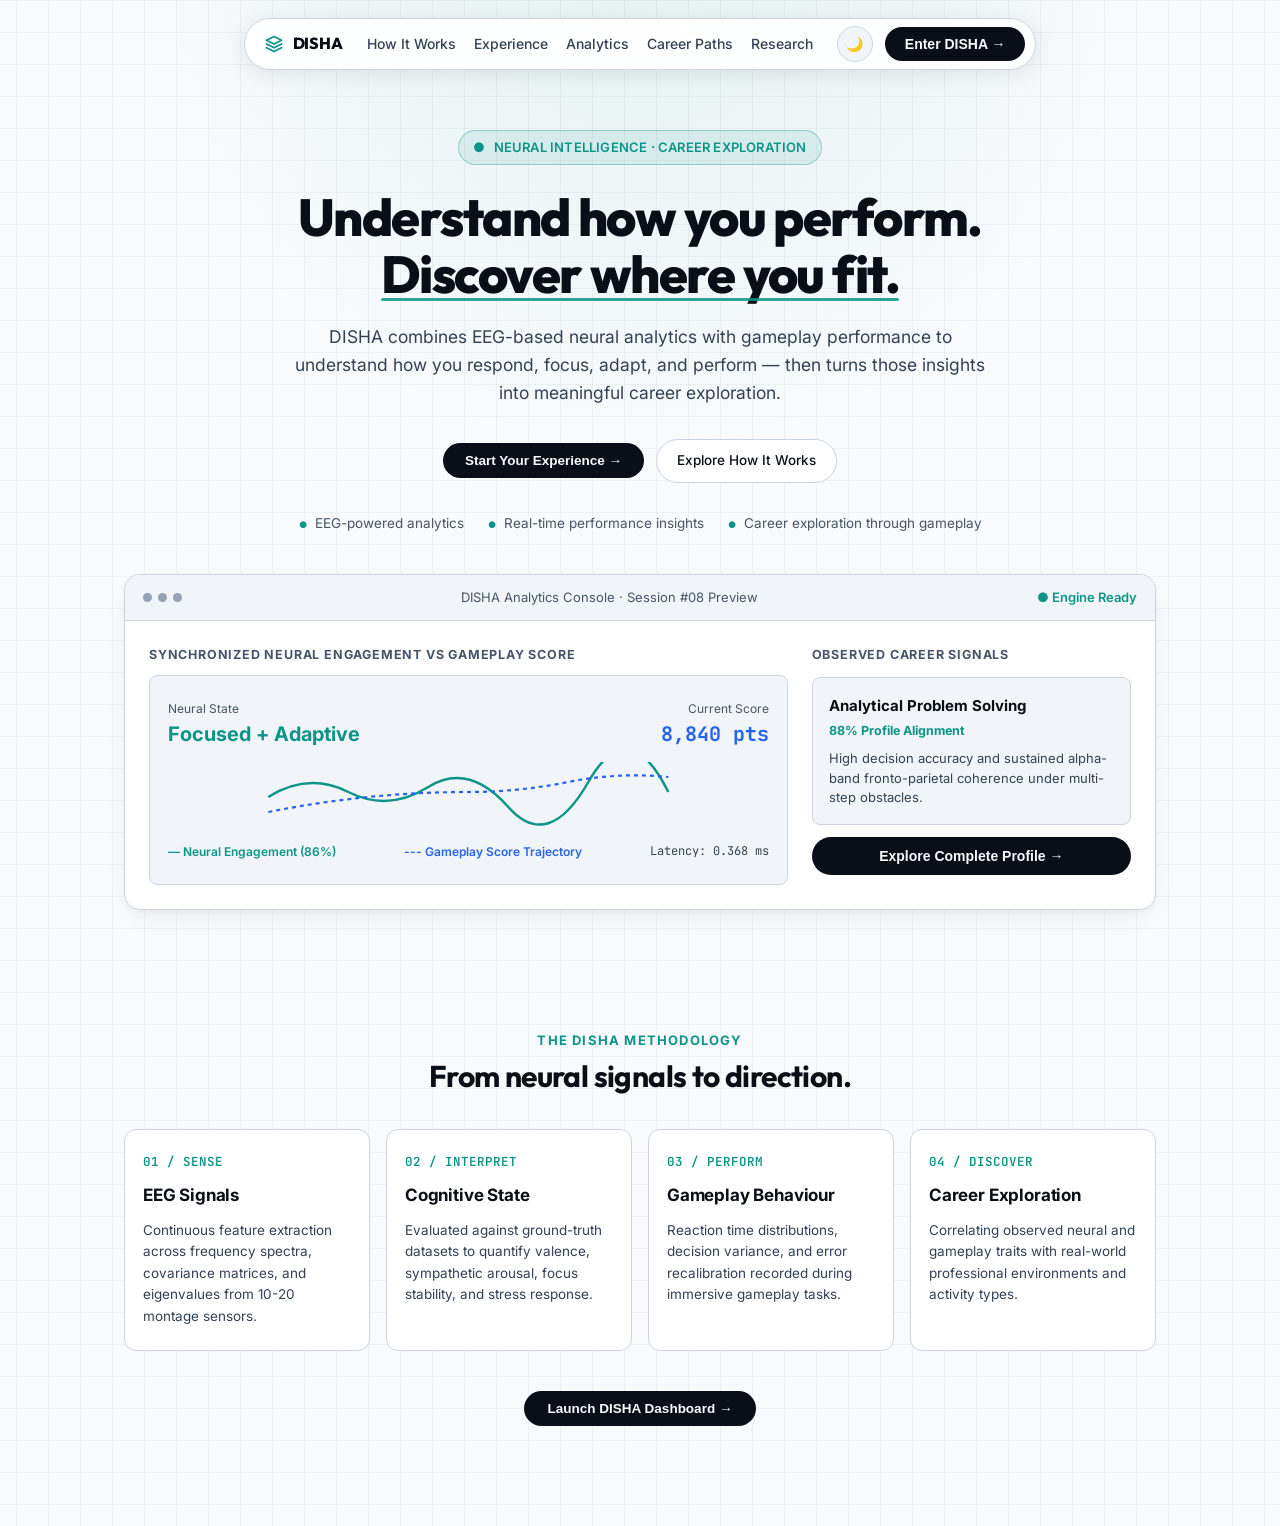
<file: ui/index.html>
<!DOCTYPE html>
<html lang="en" data-theme="light">
<head>
  <meta charset="UTF-8">
  <meta name="viewport" content="width=device-width, initial-scale=1.0">
  <title>DISHA — Neural Performance & Career Exploration Platform</title>
  <meta name="description" content="Decode your performance. Discover your direction. DISHA combines EEG neural analytics with gameplay performance for experiential career exploration.">
  
  <!-- Google Fonts: Outfit, Inter, JetBrains Mono -->
  <link rel="preconnect" href="https://fonts.googleapis.com">
  <link rel="preconnect" href="https://fonts.gstatic.com" crossorigin>
  <link href="https://fonts.googleapis.com/css2?family=Inter:wght@300;400;500;600;700&family=JetBrains+Mono:wght@400;500;600&family=Outfit:wght@400;500;600;700;800&display=swap" rel="stylesheet">

  <!-- Plotly.js -->
  <script src="https://cdn.plot.ly/plotly-2.35.2.min.js"></script>

  <!-- DISHA Design System Stylesheet -->
  <link rel="stylesheet" href="css/style.css">
</head>
<body>

<!-- Ambient Subtle Glow -->
<div class="ambient-glow"></div>

<!-- ==========================================================================
     SECTION A: EDITORIAL LANDING PAGE (CloudGuardian Inspired)
     ========================================================================== -->
<div id="landing-view">

  <!-- Floating Centered Pill Navigation Bar -->
  <div class="floating-nav-wrapper">
    <nav class="floating-nav">
      <div class="brand-disha">
        <div class="brand-disha-logo">
          <svg width="18" height="18" viewBox="0 0 24 24" fill="none" stroke="currentColor" stroke-width="2.5" stroke-linecap="round" stroke-linejoin="round">
            <path d="M12 2L2 7l10 5 10-5-10-5zM2 17l10 5 10-5M2 12l10 5 10-5"/>
          </svg>
        </div>
        <span>DISHA</span>
      </div>

      <div class="pill-nav-links">
        <a class="pill-nav-link" data-anchor="how-it-works">How It Works</a>
        <a class="pill-nav-link" data-anchor="experience">Experience</a>
        <a class="pill-nav-link" data-anchor="analytics">Analytics</a>
        <a class="pill-nav-link" data-anchor="career-paths">Career Paths</a>
        <a class="pill-nav-link" data-anchor="research">Research</a>
      </div>

      <div class="pill-nav-actions">
        <button class="theme-toggle-btn" title="Toggle Light/Dark Theme">🌙</button>
        <button class="btn-primary js-enter-disha" data-target-tab="overview">Enter DISHA →</button>
      </div>
    </nav>
  </div>

  <!-- Hero Section -->
  <header class="hero-section">
    <div class="hero-pill-badge">
      <span>●</span> NEURAL INTELLIGENCE · CAREER EXPLORATION
    </div>

    <h1 class="hero-title">
      Understand how you perform.<br>
      <span class="accent-underline">Discover where you fit.</span>
    </h1>

    <p class="hero-subtitle">
      DISHA combines EEG-based neural analytics with gameplay performance to understand how you respond, focus, adapt, and perform — then turns those insights into meaningful career exploration.
    </p>

    <div class="hero-cta-group">
      <button class="btn-primary js-enter-disha" data-target-tab="overview" style="padding:10px 22px; font-size:13.5px;">
        Start Your Experience →
      </button>
      <a href="#how-it-works" class="btn-secondary" style="padding:10px 20px; font-size:13.5px;">
        Explore How It Works
      </a>
    </div>

    <div class="hero-credibility-pills">
      <span><span class="hero-cred-dot">●</span> EEG-powered analytics</span>
      <span><span class="hero-cred-dot">●</span> Real-time performance insights</span>
      <span><span class="hero-cred-dot">●</span> Career exploration through gameplay</span>
    </div>

    <!-- Product Preview Container Under Hero -->
    <div class="hero-preview-container" id="experience">
      <div class="preview-window-bar">
        <div class="window-dots">
          <div class="window-dot"></div>
          <div class="window-dot"></div>
          <div class="window-dot"></div>
        </div>
        <span>DISHA Analytics Console · Session #08 Preview</span>
        <span style="color:var(--accent-teal); font-weight:600;">● Engine Ready</span>
      </div>

      <div class="preview-grid">
        <!-- Left preview: Neural vs Game Performance Telemetry -->
        <div>
          <div style="font-size:12.5px; font-weight:700; text-transform:uppercase; letter-spacing:0.8px; color:var(--text-muted); margin-bottom:10px;">
            Synchronized Neural Engagement vs Gameplay Score
          </div>
          <div style="height:210px; background:var(--bg-surface-subtle); border-radius:8px; border:1px solid var(--border-subtle); display:flex; flex-direction:column; justify-content:center; padding:18px;">
            <div style="display:flex; justify-content:space-between; margin-bottom:12px;">
              <div>
                <div style="font-size:12px; color:var(--text-muted);">Neural State</div>
                <div style="font-size:20px; font-weight:700; color:var(--accent-teal);">Focused + Adaptive</div>
              </div>
              <div style="text-align:right;">
                <div style="font-size:12px; color:var(--text-muted);">Current Score</div>
                <div class="mono" style="font-size:20px; font-weight:700; color:var(--accent-blue);">8,840 pts</div>
              </div>
            </div>
            <!-- Mini dual wave representation -->
            <svg viewBox="0 0 400 70" style="width:100%; height:70px;">
              <path d="M 0 35 Q 40 10, 80 30 T 160 25 T 240 45 T 320 20 T 400 30" fill="none" stroke="var(--accent-teal)" stroke-width="2.5" />
              <path d="M 0 50 Q 50 40, 100 35 T 200 30 T 300 20 T 400 15" fill="none" stroke="var(--accent-blue)" stroke-width="2.2" stroke-dasharray="4,4" />
            </svg>
            <div style="display:flex; justify-content:space-between; font-size:12px; color:var(--text-secondary); margin-top:10px;">
              <span style="color:var(--accent-teal); font-weight:600;">— Neural Engagement (86%)</span>
              <span style="color:var(--accent-blue); font-weight:600;">--- Gameplay Score Trajectory</span>
              <span class="mono">Latency: 0.368 ms</span>
            </div>
          </div>
        </div>

        <!-- Right preview: Career Signals Preview -->
        <div style="display:flex; flex-direction:column; gap:12px;">
          <div style="font-size:12.5px; font-weight:700; text-transform:uppercase; letter-spacing:0.8px; color:var(--text-muted);">
            Observed Career Signals
          </div>
          <div style="background:var(--bg-surface-subtle); border-radius:8px; border:1px solid var(--border-subtle); padding:16px;">
            <div style="font-size:15px; font-weight:700; color:var(--text-primary);">Analytical Problem Solving</div>
            <div style="font-size:12.5px; color:var(--accent-teal); font-weight:700; margin-top:3px;">88% Profile Alignment</div>
            <p style="font-size:13px; color:var(--text-secondary); margin-top:8px; line-height:1.5;">
              High decision accuracy and sustained alpha-band fronto-parietal coherence under multi-step obstacles.
            </p>
          </div>
          <button class="btn-primary js-enter-disha" data-target-tab="career-explorer" style="width:100%; justify-content:center; padding:11px 20px; font-size:14px;">
            Explore Complete Profile →
          </button>
        </div>
      </div>
    </div>
  </header>

  <!-- 4-Step Product Story Pipeline Section -->
  <section class="story-pipeline-section" id="how-it-works">
    <div class="section-eyebrow">The DISHA Methodology</div>
    <h2 class="section-title-editorial">From neural signals to direction.</h2>

    <div class="story-pipeline-grid">
      <div class="story-step-card">
        <div class="story-step-num">01 / SENSE</div>
        <div class="story-step-action">EEG Signals</div>
        <p class="story-step-desc">
          Continuous feature extraction across frequency spectra, covariance matrices, and eigenvalues from 10-20 montage sensors.
        </p>
      </div>

      <div class="story-step-card">
        <div class="story-step-num">02 / INTERPRET</div>
        <div class="story-step-action">Cognitive State</div>
        <p class="story-step-desc">
          Evaluated against ground-truth datasets to quantify valence, sympathetic arousal, focus stability, and stress response.
        </p>
      </div>

      <div class="story-step-card">
        <div class="story-step-num">03 / PERFORM</div>
        <div class="story-step-action">Gameplay Behaviour</div>
        <p class="story-step-desc">
          Reaction time distributions, decision variance, and error recalibration recorded during immersive gameplay tasks.
        </p>
      </div>

      <div class="story-step-card">
        <div class="story-step-num">04 / DISCOVER</div>
        <div class="story-step-action">Career Exploration</div>
        <p class="story-step-desc">
          Correlating observed neural and gameplay traits with real-world professional environments and activity types.
        </p>
      </div>
    </div>

    <div style="margin-top:40px;">
      <button class="btn-primary js-enter-disha" data-target-tab="overview" style="padding:10px 24px; font-size:13.5px;">
        Launch DISHA Dashboard →
      </button>
    </div>
  </section>

</div> <!-- End #landing-view -->


<!-- ==========================================================================
     SECTION B: DISHA APP DASHBOARD (10 Analytical Sections)
     ========================================================================== -->
<div id="app-view">

  <!-- Left Narrow Sleek Sidebar -->
  <aside class="disha-sidebar" id="disha-sidebar">
    <div class="disha-sidebar-header">
      <div class="disha-brand-group" id="sidebar-brand-btn" title="Return to Landing Page">
        <div class="brand-disha-logo">
          <svg width="18" height="18" viewBox="0 0 24 24" fill="none" stroke="currentColor" stroke-width="2.5" stroke-linecap="round" stroke-linejoin="round">
            <path d="M12 2L2 7l10 5 10-5-10-5zM2 17l10 5 10-5M2 12l10 5 10-5"/>
          </svg>
        </div>
        <div class="disha-brand-text">
          <div class="disha-brand-title">DISHA</div>
          <div class="disha-brand-subtitle">Performance Intelligence</div>
        </div>
      </div>
      <button class="theme-toggle-btn" id="disha-sidebar-toggle" style="width:26px; height:26px; border:none; background:transparent;" title="Collapse Sidebar">
        <svg width="14" height="14" viewBox="0 0 24 24" fill="none" stroke="currentColor" stroke-width="2"><rect width="18" height="18" x="3" y="3" rx="2"/><path d="M9 3v18"/></svg>
      </button>
    </div>

    <nav class="disha-sidebar-nav">
      <div class="sidebar-category-label">Intelligence</div>

      <div class="disha-nav-item active" data-tab="overview">
        <span class="disha-nav-icon"><svg width="16" height="16" viewBox="0 0 24 24" fill="none" stroke="currentColor" stroke-width="2"><rect width="7" height="9" x="3" y="3" rx="1"/><rect width="7" height="5" x="14" y="3" rx="1"/><rect width="7" height="9" x="14" y="12" rx="1"/><rect width="7" height="5" x="3" y="16" rx="1"/></svg></span>
        <span class="disha-nav-label">Overview</span>
      </div>

      <div class="disha-nav-item" data-tab="live-session">
        <span class="disha-nav-icon"><svg width="16" height="16" viewBox="0 0 24 24" fill="none" stroke="currentColor" stroke-width="2"><circle cx="12" cy="12" r="10"/><polygon points="10 8 16 12 10 16 10 8"/></svg></span>
        <span class="disha-nav-label">Live Session</span>
      </div>

      <div class="disha-nav-item" data-tab="eeg-signals">
        <span class="disha-nav-icon"><svg width="16" height="16" viewBox="0 0 24 24" fill="none" stroke="currentColor" stroke-width="2"><path d="M2 12h3l3-7 4 14 3-7h7"/></svg></span>
        <span class="disha-nav-label">EEG Signals</span>
      </div>

      <div class="disha-nav-item" data-tab="emotion-stress">
        <span class="disha-nav-icon"><svg width="16" height="16" viewBox="0 0 24 24" fill="none" stroke="currentColor" stroke-width="2"><polygon points="13 2 3 14 12 14 11 22 21 10 12 10 13 2"/></svg></span>
        <span class="disha-nav-label">Emotion & Stress</span>
      </div>

      <div class="sidebar-category-label" style="margin-top:10px;">Gaming & Performance</div>

      <div class="disha-nav-item" data-tab="game-performance">
        <span class="disha-nav-icon"><svg width="16" height="16" viewBox="0 0 24 24" fill="none" stroke="currentColor" stroke-width="2"><rect x="2" y="6" width="20" height="12" rx="2"/><path d="M6 12h4m-2-2v4m7-2h.01m3 0h.01"/></svg></span>
        <span class="disha-nav-label">Game Performance</span>
      </div>

      <div class="disha-nav-item" data-tab="performance-profile">
        <span class="disha-nav-icon"><svg width="16" height="16" viewBox="0 0 24 24" fill="none" stroke="currentColor" stroke-width="2"><path d="M12 2v20"/><path d="M17 5H9.5a3.5 3.5 0 0 0 0 7h5a3.5 3.5 0 0 1 0 7H6"/></svg></span>
        <span class="disha-nav-label">Performance Profile</span>
      </div>

      <div class="disha-nav-item" data-tab="career-explorer">
        <span class="disha-nav-icon"><svg width="16" height="16" viewBox="0 0 24 24" fill="none" stroke="currentColor" stroke-width="2"><circle cx="12" cy="12" r="10"/><polygon points="16.24 7.76 14.12 14.12 7.76 16.24 9.88 9.88 16.24 7.76"/></svg></span>
        <span class="disha-nav-label">Career Explorer</span>
      </div>

      <div class="sidebar-category-label" style="margin-top:10px;">Research Validation</div>

      <div class="disha-nav-item" data-tab="model-insights">
        <span class="disha-nav-icon"><svg width="16" height="16" viewBox="0 0 24 24" fill="none" stroke="currentColor" stroke-width="2"><path d="M3 3v18h18"/><path d="m19 9-5 5-4-4-3 3"/></svg></span>
        <span class="disha-nav-label">Model Insights</span>
      </div>

      <div class="disha-nav-item" data-tab="dataset">
        <span class="disha-nav-icon"><svg width="16" height="16" viewBox="0 0 24 24" fill="none" stroke="currentColor" stroke-width="2"><ellipse cx="12" cy="5" rx="9" ry="3"/><path d="M3 5v14c0 1.66 4 3 9 3s9-1.34 9-3V5"/><path d="M3 12c0 1.66 4 3 9 3s9-1.34 9-3"/></svg></span>
        <span class="disha-nav-label">Research Dataset</span>
      </div>

      <div class="disha-nav-item" data-tab="research-export">
        <span class="disha-nav-icon"><svg width="16" height="16" viewBox="0 0 24 24" fill="none" stroke="currentColor" stroke-width="2"><path d="M21 15v4a2 2 0 0 1-2 2H5a2 2 0 0 1-2-2v-4"/><polyline points="7 10 12 15 17 10"/><line x1="12" x2="12" y1="15" y2="3"/></svg></span>
        <span class="disha-nav-label">Research Export</span>
      </div>
    </nav>

    <div class="disha-sidebar-footer">
      <div style="display:flex; align-items:center; gap:8px;">
        <span class="status-dot-subtle"></span>
        <span class="mono" style="font-size:12.5px; font-weight:600;">#DSH-8821</span>
      </div>
      <button class="theme-toggle-btn" title="Toggle Theme" style="width:30px; height:30px; font-size:13px;">🌙</button>
    </div>
  </aside>

  <!-- Main Dashboard Content -->
  <div class="disha-main">

    <!-- Topbar Header -->
    <header class="disha-topbar">
      <div class="disha-topbar-left">
        <span class="disha-view-title" id="dash-view-title">Overview</span>
        <span class="disha-view-desc" id="dash-view-desc">Neural state summary and latest gameplay performance telemetry</span>
      </div>

      <div class="disha-topbar-right">
        <span class="status-pill"><span class="status-dot-subtle"></span> Analysis Engine Ready</span>
        <span class="status-pill">Research Dataset · 2,132 Samples</span>
        <span class="status-pill">Signal Source · Simulation</span>
        <button class="theme-toggle-btn" title="Toggle Theme">🌙</button>
        <button class="btn-secondary" onclick="document.getElementById('sidebar-brand-btn').click();" style="font-size:13px; font-weight:600; padding:6px 16px;">
          Exit to Home
        </button>
      </div>
    </header>

    <!-- Content Scrollable Body -->
    <main class="disha-content-scroll">

      <!-- ====================================================================
           TAB 1: OVERVIEW PAGE
           ==================================================================== -->
      <section class="dash-page-view active" id="dash-overview">
        <!-- Story-driven Greeting Banner -->
        <div class="overview-greeting-banner">
          <div>
            <h2 class="greeting-text">Good morning, Player</h2>
            <p class="greeting-sub">Here is what DISHA learned from your latest gameplay telemetry session.</p>
          </div>
          <div class="primary-insight-badge">
            <div style="font-size:12px; font-weight:700; color:var(--text-muted); text-transform:uppercase; letter-spacing:0.8px;">Current Performance State</div>
            <div class="insight-state-label">Focused + Adaptive</div>
            <div class="insight-conf">Neural Confidence: 87.4% · Session #08</div>
          </div>
        </div>

        <!-- Latest Session Summary Card -->
        <div class="card-clean">
          <div class="card-clean-header">
            <div>
              <h3 class="card-clean-title">Latest Session Summary (Session #08)</h3>
              <p class="card-clean-subtitle">Synchronized 18-minute session telemetry</p>
            </div>
            <span style="background:var(--accent-teal-subtle); color:var(--accent-teal); font-weight:700; padding:4px 12px; border-radius:999px; font-size:12px;">ACTIVE</span>
          </div>

          <div class="session-metrics-grid">
            <div class="session-metric-cell">
              <div class="session-metric-title">Duration</div>
              <div class="session-metric-val">18m 24s</div>
            </div>
            <div class="session-metric-cell">
              <div class="session-metric-title">Game Score</div>
              <div class="session-metric-val">8,840 pts</div>
            </div>
            <div class="session-metric-cell">
              <div class="session-metric-title">Reaction Time</div>
              <div class="session-metric-val">284 ms</div>
            </div>
            <div class="session-metric-cell">
              <div class="session-metric-title">Decision Accuracy</div>
              <div class="session-metric-val">94.2%</div>
            </div>
            <div class="session-metric-cell">
              <div class="session-metric-title">Stress Response</div>
              <div class="session-metric-val" style="color:var(--state-positive);">Low (28/100)</div>
            </div>
            <div class="session-metric-cell">
              <div class="session-metric-title">Neural Stability</div>
              <div class="session-metric-val">91.5%</div>
            </div>
          </div>
        </div>

        <!-- Synchronized Dual Timeline Preview & Profile Radar -->
        <div style="display:grid; grid-template-columns: 1.5fr 1fr; gap:20px;">
          <div class="card-clean">
            <div class="card-clean-header">
              <div>
                <h3 class="card-clean-title">Neural Activity vs Game Performance</h3>
                <p class="card-clean-subtitle">Synchronized timelines: Neural engagement (teal) & Game score (blue)</p>
              </div>
            </div>
            <div class="dual-timeline-container" id="overview-telemetry-chart" style="height:320px;"></div>
          </div>

          <div class="card-clean">
            <div class="card-clean-header">
              <div>
                <h3 class="card-clean-title">Performance Dimension Profile</h3>
                <p class="card-clean-subtitle">Derived from model-supported features</p>
              </div>
            </div>
            <div id="overview-profile-radar" style="height:320px;"></div>
          </div>
        </div>
      </section>

      <!-- ====================================================================
           TAB 2: LIVE SESSION
           ==================================================================== -->
      <section class="dash-page-view" id="dash-live-session">
        <div class="card-clean">
          <div class="card-clean-header">
            <div>
              <h3 class="card-clean-title">Live Session Stream</h3>
              <p class="card-clean-subtitle">Simulated live feed linking raw EEG features to real-time classification</p>
            </div>
            <span style="background:var(--state-positive-bg); color:var(--state-positive); padding:2px 8px; border-radius:999px; font-size:11px; font-weight:700;">● STREAMING</span>
          </div>

          <div style="display:grid; grid-template-columns: repeat(4, 1fr); gap:14px; margin-bottom:18px;">
            <div class="session-metric-cell">
              <div class="session-metric-title">Live Engagement</div>
              <div class="session-metric-val" id="live-eng-val" style="color:var(--accent-teal);">88%</div>
            </div>
            <div class="session-metric-cell">
              <div class="session-metric-title">Ground-Truth Label</div>
              <div class="session-metric-val">POSITIVE</div>
            </div>
            <div class="session-metric-cell">
              <div class="session-metric-title">Sample Buffer</div>
              <div class="session-metric-val">#42 / 2,132</div>
            </div>
            <div class="session-metric-cell">
              <div class="session-metric-title">Inference Speed</div>
              <div class="session-metric-val">0.368 ms</div>
            </div>
          </div>

          <div style="padding:14px; background:var(--bg-surface-subtle); border-radius:8px; border:1px solid var(--border-subtle); font-size:12px; color:var(--text-secondary);">
            The live session engine simulates synchronized continuous EEG epochs from <code>emotions.csv</code> through the Random Forest inference model, calculating valence, focus, and stress adaptation scores on every epoch cycle.
          </div>
        </div>
      </section>

      <!-- ====================================================================
           TAB 3: EEG SIGNALS
           ==================================================================== -->
      <section class="dash-page-view" id="dash-eeg-signals">
        <div style="display:grid; grid-template-columns: 1.6fr 1fr; gap:24px;">
          <!-- Multi-Channel Waveforms -->
          <div class="card-clean">
            <div class="card-clean-header">
              <div>
                <h3 class="card-clean-title">Neural Activity (Multi-Channel Traces)</h3>
                <p class="card-clean-subtitle">Standardized 10-20 channels • Real-time telemetry simulation</p>
              </div>
              <span class="status-pill" style="font-size:12px; font-weight:700;">FEATURE-DERIVED</span>
            </div>

            <div style="width:100%; height:330px; background:var(--canvas-bg); border:1px solid var(--border-subtle); border-radius:10px; overflow:hidden;">
              <canvas id="disha-eeg-canvas" style="width:100%; height:100%;"></canvas>
            </div>

            <div style="display:flex; justify-content:space-between; align-items:center; margin-top:14px;">
              <div style="display:flex; gap:10px;">
                <button class="btn-secondary" id="wave-toggle-btn" style="padding:6px 16px; font-size:13.5px; font-weight:600;">⏸ Pause</button>
                <button class="btn-secondary" id="wave-reset-btn" style="padding:6px 16px; font-size:13.5px; font-weight:600;">↺ Reset</button>
              </div>
              <div style="display:flex; align-items:center; gap:8px; font-size:13px; color:var(--text-secondary);">
                <span style="font-weight:600;">Playback Speed:</span>
                <select id="wave-speed-select" style="background:var(--bg-surface-subtle); border:1px solid var(--border-subtle); border-radius:6px; padding:4px 10px; font-size:13px; font-weight:600; color:var(--text-primary);">
                  <option value="0.5">0.5x</option>
                  <option value="1.0" selected>1.0x</option>
                  <option value="2.0">2.0x</option>
                </select>
              </div>
            </div>
          </div>

          <!-- Cranial 10-20 Electrode Map -->
          <div class="card-clean">
            <div class="card-clean-header">
              <div>
                <h3 class="card-clean-title">10-20 Cranial Electrode Map</h3>
                <p class="card-clean-subtitle">Click any electrode node to inspect feature details</p>
              </div>
            </div>
            <div style="width:100%; height:290px; display:flex; align-items:center; justify-content:center;">
              <svg id="disha-brain-svg" viewBox="0 0 100 100" style="width:100%; max-width:300px; height:280px;"></svg>
            </div>
            <div style="font-size:12.5px; color:var(--text-muted); text-align:center; margin-top:8px; line-height:1.4;">
              Interactive channel inspection — Click any node (e.g. Fp1, Pz, Cz) to view spectral band power.
            </div>
          </div>
        </div>
      </section>

      <!-- ====================================================================
           TAB 4: EMOTION & STRESS
           ==================================================================== -->
      <section class="dash-page-view" id="dash-emotion-stress">
        <div style="display:grid; grid-template-columns: 1fr 1fr; gap:24px;">
          <!-- Emotion Donut -->
          <div class="card-clean">
            <div class="card-clean-header">
              <div>
                <h3 class="card-clean-title">Ground-Truth Category Distribution</h3>
                <p class="card-clean-subtitle">3 balanced research classes: POSITIVE, NEGATIVE, NEUTRAL</p>
              </div>
            </div>
            <div id="emotion-donut-chart" style="height:270px;"></div>
          </div>

          <!-- Clean Stress Gauge -->
          <div class="card-clean">
            <div class="card-clean-header">
              <div>
                <h3 class="card-clean-title">Sympathetic Tone Stress Gauge</h3>
                <p class="card-clean-subtitle">0 — 100 psychological stress score</p>
              </div>
            </div>
            <div style="display:flex; flex-direction:column; align-items:center; padding:12px 0;">
              <svg id="clean-stress-gauge-svg" viewBox="0 0 220 105" style="width:240px; height:115px;"></svg>
              <div class="mono" id="gauge-score-num" style="font-size:44px; font-weight:800; color:var(--text-primary); margin-top:-14px; letter-spacing:-0.03em;">32</div>
              <div id="gauge-status-label" style="font-size:13px; font-weight:700; text-transform:uppercase; padding:4px 14px; border-radius:999px; margin-top:2px; letter-spacing:0.5px;">Low Stress (Stable Baseline)</div>
              <div style="font-size:12.5px; color:var(--text-muted); margin-top:6px; text-align:center;">Frontal Alpha Asymmetry (FAA: +0.42) • Beta/Theta Ratio (0.28)</div>
            </div>

            <!-- Supporting derived metrics -->
            <div style="display:grid; grid-template-columns:repeat(3, 1fr); gap:12px; margin-top:14px;">
              <div class="session-metric-cell">
                <div class="session-metric-title">Relaxation Index</div>
                <div class="session-metric-val" style="color:var(--state-positive);">76 <span style="font-size:14px; font-weight:500; color:var(--text-muted);">/ 100</span></div>
                <div style="font-size:12px; color:var(--text-muted); margin-top:3px;">Alpha Dominance</div>
              </div>
              <div class="session-metric-cell">
                <div class="session-metric-title">Focus Index</div>
                <div class="session-metric-val" style="color:var(--accent-teal);">84 <span style="font-size:14px; font-weight:500; color:var(--text-muted);">/ 100</span></div>
                <div style="font-size:12px; color:var(--text-muted); margin-top:3px;">Frontal Coherence</div>
              </div>
              <div class="session-metric-cell">
                <div class="session-metric-title">Cognitive Load</div>
                <div class="session-metric-val" style="color:var(--state-neutral);">32 <span style="font-size:14px; font-weight:500; color:var(--text-muted);">/ 100</span></div>
                <div style="font-size:12px; color:var(--text-muted); margin-top:3px;">Low Fatigue State</div>
              </div>
            </div>

            <div style="font-size:12px; color:var(--text-muted); text-align:center; margin-top:12px; line-height:1.4;">
              * Continuous inference derived from 2,548 EEG spectral band features across 2,132 recorded epochs. Research use only.
            </div>
          </div>
        </div>
      </section>

      <!-- ====================================================================
           TAB 5: GAME PERFORMANCE
           ==================================================================== -->
      <section class="dash-page-view" id="dash-game-performance">
        <div class="card-clean">
          <div class="card-clean-header">
            <div>
              <h3 class="card-clean-title">Neural Activity vs Game Performance (Synchronized Dual Timeline)</h3>
              <p class="card-clean-subtitle">Observe exactly how your neural focus and stress level correlated with score spikes</p>
            </div>
          </div>
          <div class="dual-timeline-container" id="game-dual-timeline-chart" style="height:320px;"></div>
        </div>
      </section>

      <!-- ====================================================================
           TAB 6: PERFORMANCE PROFILE
           ==================================================================== -->
      <section class="dash-page-view" id="dash-performance-profile">
        <div style="display:grid; grid-template-columns: 1fr 1fr; gap:20px;">
          <div class="card-clean">
            <div class="card-clean-header">
              <div>
                <h3 class="card-clean-title">Multidimensional Cognitive Profile</h3>
                <p class="card-clean-subtitle">Derived from model-supported EEG features during gameplay</p>
              </div>
            </div>
            <div id="profile-tab-radar" style="height:300px;"></div>
          </div>

          <div class="card-clean">
            <div class="card-clean-header">
              <div>
                <h3 class="card-clean-title">Profile Dimensions & Confidence</h3>
                <p class="card-clean-subtitle">Signal attribution across performance metrics</p>
              </div>
            </div>

            <div style="display:flex; flex-direction:column; gap:14px; margin-top:10px;">
              <div class="session-metric-cell">
                <div style="display:flex; justify-content:space-between;">
                  <strong style="color:var(--text-primary); font-size:15px;">Focus Stability (86 / 100)</strong>
                  <span style="color:var(--accent-teal); font-weight:700; font-size:13px;">High Confidence</span>
                </div>
                <p style="font-size:13.5px; color:var(--text-secondary); margin-top:5px; line-height:1.5;">
                  Sustained frontal alpha coherence throughout repetitive obstacle segments.
                </p>
              </div>

              <div class="session-metric-cell">
                <div style="display:flex; justify-content:space-between;">
                  <strong style="color:var(--text-primary); font-size:15px;">Cognitive Adaptability (82 / 100)</strong>
                  <span style="color:var(--accent-teal); font-weight:700; font-size:13px;">High Confidence</span>
                </div>
                <p style="font-size:13.5px; color:var(--text-secondary); margin-top:5px; line-height:1.5;">
                  Sub-350ms recovery time following sudden rule shifts and challenge bursts.
                </p>
              </div>

              <div class="session-metric-cell">
                <div style="display:flex; justify-content:space-between;">
                  <strong style="color:var(--text-primary); font-size:15px;">Stress Regulation (78 / 100)</strong>
                  <span style="color:var(--accent-blue); font-weight:700; font-size:13px;">Moderate Confidence</span>
                </div>
                <p style="font-size:13.5px; color:var(--text-secondary); margin-top:5px; line-height:1.5;">
                  Controlled beta power surge during sudden high-speed events without performance collapse.
                </p>
              </div>
            </div>
          </div>
        </div>
      </section>

      <!-- ====================================================================
           TAB 7: CAREER EXPLORER
           ==================================================================== -->
      <section class="dash-page-view" id="dash-career-explorer">
        <div class="card-clean" style="margin-bottom:6px;">
          <h3 class="card-clean-title" style="font-size:17px;">Career Explorer</h3>
          <p class="card-clean-subtitle">
            DISHA identifies career environments and activity types that can be explored based on your observed gameplay and neural-performance profile. These are exploration categories, not deterministic recommendations.
          </p>
        </div>

        <!-- Career Environment Cards -->
        <div class="career-env-grid" id="career-cards-container"></div>

        <!-- Branching Career Path Visualization -->
        <div class="card-clean" style="margin-top:14px;">
          <div class="card-clean-header">
            <div>
              <h3 class="card-clean-title">Branching Career Path Trajectories</h3>
              <p class="card-clean-subtitle">Exploration pathways branching from observed performance traits</p>
            </div>
          </div>
          <div class="branching-tree-box" id="branching-tree-container"></div>
        </div>
      </section>

      <!-- ====================================================================
           TAB 8: MODEL INSIGHTS & LIMITATIONS
           ==================================================================== -->
      <section class="dash-page-view" id="dash-model-insights">
        <!-- 3x3 Confusion Matrix & Multi-Model Benchmarks -->
        <div style="display:grid; grid-template-columns: 1fr 1.3fr; gap:20px;">
          <div class="card-clean">
            <div class="card-clean-header">
              <div>
                <h3 class="card-clean-title">Test-Set Confusion Matrix</h3>
                <p class="card-clean-subtitle">Evaluated on 427 holdout samples (98.83% Accuracy)</p>
              </div>
            </div>
            <div id="insights-cm-chart" style="height:250px;"></div>
          </div>

          <div class="card-clean">
            <div class="card-clean-header">
              <div>
                <h3 class="card-clean-title">Multi-Model Benchmark Comparison</h3>
                <p class="card-clean-subtitle">Comparative evaluation across 4 algorithms on emotions.csv</p>
              </div>
            </div>
            <div id="insights-comparison-chart" style="height:250px;"></div>
          </div>
        </div>

        <!-- Model Limitations Section -->
        <div class="card-clean">
          <div class="card-clean-header">
            <div>
              <h3 class="card-clean-title">Model Limitations & Research Bounds</h3>
              <p class="card-clean-subtitle">Rigorous scientific documentation of dataset and model boundaries</p>
            </div>
            <span class="status-pill" style="color:var(--stress-mod);">DISCLOSURE</span>
          </div>

          <div class="limitations-grid">
            <div class="limitation-card">
              <div class="limitation-title">Dataset Scope</div>
              <p>Derived from 2,132 laboratory epochs across controlled stimulus protocols. Findings represent experiential associations and require multi-cohort longitudinal study.</p>
            </div>
            <div class="limitation-card">
              <div class="limitation-title">Feature Derivation</div>
              <p>Signals are feature-derived reconstructions from extracted FFT spectra, covariance matrices, and eigenvalues, rather than direct raw clinical microvolt telemetry.</p>
            </div>
            <div class="limitation-card">
              <div class="limitation-title">Career Aptitude Boundary</div>
              <p>EEG and gameplay metrics observe real-time performance style and stress pacing. They do NOT measure innate personality, IQ, or deterministic occupational aptitude.</p>
            </div>
          </div>
        </div>

        <!-- Top Features Chart -->
        <div class="card-clean">
          <div class="card-clean-header">
            <div>
              <h3 class="card-clean-title">Top 15 Predictive EEG Features</h3>
              <p class="card-clean-subtitle">Model-weighted Gini importance coefficients</p>
            </div>
          </div>
          <div id="insights-features-chart" style="height:260px;"></div>
        </div>
      </section>

      <!-- ====================================================================
           TAB 9: RESEARCH DATASET EXPLORER
           ==================================================================== -->
      <section class="dash-page-view" id="dash-dataset">
        <div class="card-clean">
          <div class="card-clean-header">
            <div>
              <h3 class="card-clean-title">Research Dataset Inspection Console</h3>
              <p class="card-clean-subtitle">Searchable, paginated 2,548-feature dataset with 1-click live inference</p>
            </div>
          </div>

          <div style="display:flex; justify-content:space-between; align-items:center; gap:14px; margin-bottom:16px; flex-wrap:wrap;">
            <input type="text" id="dataset-search-input" placeholder="Search by sample ID (e.g. 42)..." style="background:var(--bg-surface-subtle); border:1px solid var(--border-subtle); color:var(--text-primary); padding:8px 14px; border-radius:6px; font-size:13.5px; outline:none; min-width:220px;">
            <div style="display:flex; align-items:center; gap:10px;">
              <span style="font-size:13px; font-weight:600; color:var(--text-secondary);">Columns:</span>
              <select id="dataset-col-picker" multiple style="height:36px; background:var(--bg-surface-subtle); border:1px solid var(--border-subtle); color:var(--text-primary); border-radius:6px; font-size:12.5px; padding:3px 8px;">
                <option value="mean_0_a" selected>mean_0_a</option>
                <option value="mean_1_a" selected>mean_1_a</option>
                <option value="mean_2_a" selected>mean_2_a</option>
                <option value="mean_3_a" selected>mean_3_a</option>
                <option value="stddev_0_a" selected>stddev_0_a</option>
                <option value="fft_0_b" selected>fft_0_b</option>
                <option value="fft_1_b" selected>fft_1_b</option>
                <option value="entropy0_a" selected>entropy0_a</option>
              </select>
            </div>
            <div id="dataset-pagination"></div>
          </div>

          <div style="width:100%; overflow-x:auto;">
            <table class="custom-table" style="width:100%; border-collapse:collapse; font-size:13.5px;">
              <thead>
                <tr id="dataset-table-head" style="border-bottom:1px solid var(--border-subtle); text-align:left; color:var(--text-secondary); font-size:13px; font-weight:700;">
                  <th>Sample ID</th>
                  <th>mean_0_a</th>
                  <th>mean_1_a</th>
                  <th>mean_2_a</th>
                  <th>mean_3_a</th>
                  <th>stddev_0_a</th>
                  <th>fft_0_b</th>
                  <th>fft_1_b</th>
                  <th>entropy0_a</th>
                  <th>Ground Truth</th>
                  <th>Inspect</th>
                </tr>
              </thead>
              <tbody id="dataset-table-body"></tbody>
            </table>
          </div>
        </div>

        <div class="card-clean" id="sample-inspector-box">
          <div style="font-size:14px; color:var(--text-secondary); text-align:center; padding:16px;">
            Click <strong>Predict ➔</strong> on any sample row above to evaluate its feature vector through the live ML engine.
          </div>
        </div>
      </section>

      <!-- ====================================================================
           TAB 10: RESEARCH EXPORT
           ==================================================================== -->
      <section class="dash-page-view" id="dash-research-export">
        <div class="card-clean">
          <div class="card-clean-header">
            <div>
              <h3 class="card-clean-title">Laboratory Research Export Console</h3>
              <p class="card-clean-subtitle">Generate a comprehensive Markdown research document for project review and viva</p>
            </div>
            <button class="btn-primary" id="export-research-btn">Download Research Report</button>
          </div>

          <div style="display:grid; grid-template-columns: repeat(3, 1fr); gap:16px; margin-top:16px;">
            <div class="session-metric-cell">
              <div class="session-metric-title">Model Type</div>
              <div class="session-metric-val" style="font-size:17px;">Random Forest (120 Trees)</div>
            </div>
            <div class="session-metric-cell">
              <div class="session-metric-title">Holdout Accuracy</div>
              <div class="session-metric-val mono" style="font-size:17px; color:var(--accent-teal);">98.83%</div>
            </div>
            <div class="session-metric-cell">
              <div class="session-metric-title">Macro F1 Score</div>
              <div class="session-metric-val mono" style="font-size:17px;">0.9883</div>
            </div>
          </div>
        </div>
      </section>

    </main>

  </div> <!-- End .disha-main -->

</div> <!-- End #app-view -->


<!-- ==========================================================================
     MODALS
     ========================================================================== -->
<!-- Why Modal -->
<div class="disha-modal-overlay" id="why-modal">
  <div class="disha-modal">
    <div class="disha-modal-header">
      <div class="font-heading" style="font-size:20px; font-weight:700;" id="why-modal-title">Why am I seeing this?</div>
      <button class="disha-modal-close">×</button>
    </div>
    <div id="why-modal-body"></div>
  </div>
</div>

<!-- Electrode Inspection Modal -->
<div class="disha-modal-overlay" id="electrode-modal">
  <div class="disha-modal">
    <div class="disha-modal-header">
      <div class="font-heading" style="font-size:20px; font-weight:700;" id="electrode-modal-title">Electrode Details</div>
      <button class="disha-modal-close">×</button>
    </div>
    <div id="electrode-modal-body"></div>
  </div>
</div>

<!-- Scripts -->
<script src="js/api.js"></script>
<script src="js/charts.js"></script>
<script src="js/eeg-stream.js"></script>
<script src="js/career.js"></script>
<script src="js/dataset-viewer.js"></script>
<script src="js/app.js"></script>

</body>
</html>
</file>
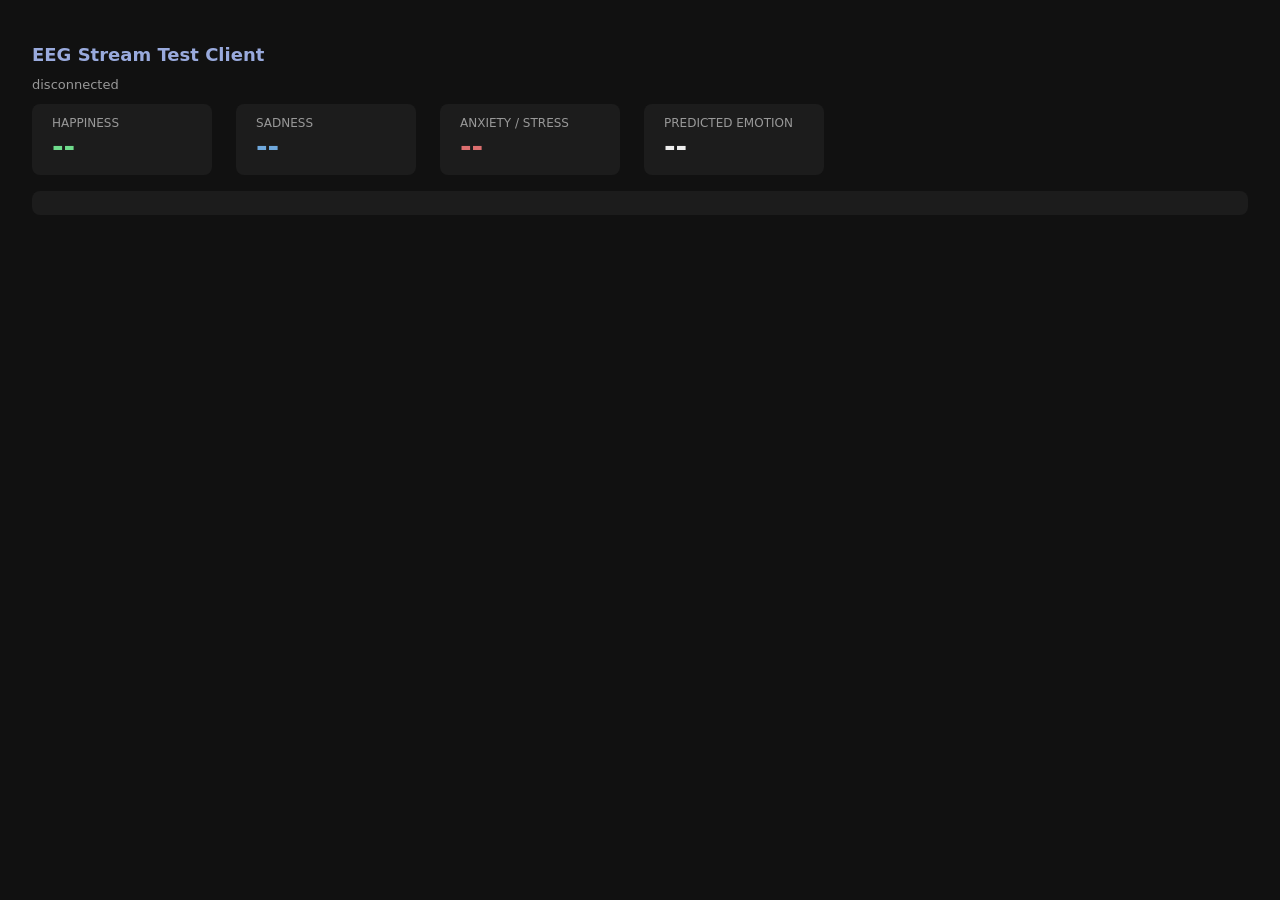
<file: MLModel/test_client.html>
<!DOCTYPE html>
<html lang="en">
<head>
<meta charset="UTF-8">
<title>EEG Stream Test Client</title>
<style>
  body { font-family: system-ui, sans-serif; background: #111; color: #eee; padding: 24px; }
  h1 { font-size: 18px; color: #9ad; }
  .row { display: flex; gap: 24px; margin-bottom: 16px; }
  .meter { background: #1c1c1c; border-radius: 8px; padding: 12px 20px; min-width: 140px; }
  .meter .label { font-size: 12px; color: #999; text-transform: uppercase; }
  .meter .value { font-size: 28px; font-weight: 700; }
  .happy { color: #6fdc8c; }
  .sad { color: #6fa8dc; }
  .stress { color: #dc6f6f; }
  #status { font-size: 13px; color: #999; margin-bottom: 12px; }
  #log { font-family: monospace; font-size: 12px; white-space: pre-wrap; background: #1c1c1c;
         padding: 12px; border-radius: 8px; max-height: 320px; overflow-y: auto; }
</style>
</head>
<body>
  <h1>EEG Stream Test Client</h1>
  <div id="status">connecting to ws://localhost:5000/ws ...</div>
  <div class="row">
    <div class="meter"><div class="label">Happiness</div><div class="value happy" id="happiness">--</div></div>
    <div class="meter"><div class="label">Sadness</div><div class="value sad" id="sadness">--</div></div>
    <div class="meter"><div class="label">Anxiety / Stress</div><div class="value stress" id="stress">--</div></div>
    <div class="meter"><div class="label">Predicted emotion</div><div class="value" id="emotion">--</div></div>
  </div>
  <div id="log"></div>

  <script>
    const statusEl = document.getElementById("status");
    const logEl = document.getElementById("log");
    const ws = new WebSocket("ws://localhost:5000/ws");

    ws.onopen = () => { statusEl.textContent = "connected"; };
    ws.onclose = () => { statusEl.textContent = "disconnected"; };
    ws.onerror = (e) => { statusEl.textContent = "error (see console)"; console.error(e); };

    ws.onmessage = (event) => {
      const msg = JSON.parse(event.data);
      document.getElementById("happiness").textContent = msg.happiness_index;
      document.getElementById("sadness").textContent = msg.sadness_index;
      document.getElementById("stress").textContent = msg.anxiety_stress_index;
      document.getElementById("emotion").textContent = msg.predicted_emotion +
        (msg.stressed ? " (stressed)" : "");

      logEl.textContent = JSON.stringify(msg) + "\n" + logEl.textContent;
    };
  </script>
</body>
</html>
</file>
<file: ui/css/style.css>
/* ==========================================================================
   DISHA Design System & Stylesheet
   Theme: Editorial Neurotechnology + Performance Analytics + Career Exploration
   Dual Theme: Full Light Mode (Default / Editorial) + Refined Dark Mode
   Inspired by: CloudGuardian (editorial layout, whitespace, pill nav, subtle grid)
                EEG Analytics (scientific density, structured data, clean charts)
   ========================================================================== */

@import url('https://fonts.googleapis.com/css2?family=Inter:wght@300;400;500;600;700&family=JetBrains+Mono:wght@400;500;600&family=Outfit:wght@400;500;600;700;800&display=swap');

/* ==========================================================================
   Theme Variables
   ========================================================================== */
:root[data-theme="light"], :root {
  --theme-mode: 'light';
  /* Canvas & Surfaces */
  --bg-canvas: #f8fafc;
  --bg-surface: #ffffff;
  --bg-surface-elevated: #ffffff;
  --bg-surface-subtle: #f1f5f9;
  --bg-surface-hover: #e2e8f0;
  --bg-pill-nav: rgba(255, 255, 255, 0.92);

  /* Grid & Pattern */
  --grid-line-color: rgba(15, 23, 42, 0.04);
  --hero-glow: radial-gradient(circle at 50% -10%, rgba(13, 148, 136, 0.08) 0%, transparent 60%);

  /* Borders & Dividers */
  --border-subtle: #cbd5e1;
  --border-medium: #94a3b8;
  --border-focus: #0d9488;

  /* Typography - High Contrast Editorial Scale */
  --text-primary: #090e17;
  --text-secondary: #334155;
  --text-muted: #475569;
  --text-dim: #64748b;

  /* Restrained Editorial Accents */
  --accent-teal: #0d9488;
  --accent-teal-subtle: rgba(13, 148, 136, 0.1);
  --accent-teal-border: rgba(13, 148, 136, 0.35);
  --accent-blue: #2563eb;
  --accent-blue-subtle: rgba(37, 99, 235, 0.1);

  /* Ground Truth & State Accents */
  --state-positive: #059669;
  --state-positive-bg: #ecfdf5;
  --state-neutral: #4f46e5;
  --state-neutral-bg: #eef2ff;
  --state-negative: #e11d48;
  --state-negative-bg: #fff1f2;

  --stress-low: #059669;
  --stress-mod: #d97706;
  --stress-high: #e11d48;

  /* Shadows */
  --shadow-subtle: 0 1px 3px rgba(0, 0, 0, 0.06);
  --shadow-card: 0 2px 5px rgba(0, 0, 0, 0.04), 0 12px 28px -5px rgba(0, 0, 0, 0.05);
  --shadow-nav: 0 4px 24px -2px rgba(0, 0, 0, 0.1);
  --shadow-dropdown: 0 12px 36px rgba(0, 0, 0, 0.12);

  /* Chart & Canvas */
  --chart-grid: #e2e8f0;
  --chart-text: #475569;
  --canvas-bg: #ffffff;
}

:root[data-theme="dark"] {
  --theme-mode: 'dark';
  /* Canvas & Surfaces */
  --bg-canvas: #090d16;
  --bg-surface: #111827;
  --bg-surface-elevated: #162033;
  --bg-surface-subtle: #0f172a;
  --bg-surface-hover: #1e293b;
  --bg-pill-nav: rgba(17, 24, 39, 0.92);

  /* Grid & Pattern */
  --grid-line-color: rgba(255, 255, 255, 0.04);
  --hero-glow: radial-gradient(circle at 50% -10%, rgba(20, 184, 166, 0.08) 0%, transparent 60%);

  /* Borders & Dividers */
  --border-subtle: rgba(255, 255, 255, 0.12);
  --border-medium: rgba(255, 255, 255, 0.22);
  --border-focus: #14b8a6;

  /* Typography - Crisp Night Scale */
  --text-primary: #f8fafc;
  --text-secondary: #cbd5e1;
  --text-muted: #94a3b8;
  --text-dim: #64748b;

  /* Restrained Editorial Accents */
  --accent-teal: #14b8a6;
  --accent-teal-subtle: rgba(20, 184, 166, 0.16);
  --accent-teal-border: rgba(20, 184, 166, 0.4);
  --accent-blue: #3b82f6;
  --accent-blue-subtle: rgba(59, 130, 246, 0.16);

  /* Ground Truth & State Accents */
  --state-positive: #10b981;
  --state-positive-bg: rgba(16, 185, 129, 0.16);
  --state-neutral: #6366f1;
  --state-neutral-bg: rgba(99, 102, 241, 0.16);
  --state-negative: #f43f5e;
  --state-negative-bg: rgba(244, 63, 94, 0.16);

  --stress-low: #10b981;
  --stress-mod: #f59e0b;
  --stress-high: #f43f5e;

  /* Shadows */
  --shadow-subtle: 0 1px 3px rgba(0, 0, 0, 0.5);
  --shadow-card: 0 4px 24px rgba(0, 0, 0, 0.6);
  --shadow-nav: 0 4px 24px rgba(0, 0, 0, 0.7);
  --shadow-dropdown: 0 12px 36px rgba(0, 0, 0, 0.8);

  /* Chart & Canvas */
  --chart-grid: rgba(255, 255, 255, 0.08);
  --chart-text: #94a3b8;
  --canvas-bg: #090d16;
}

/* ==========================================================================
   CSS Reset & Base Foundations
   ========================================================================== */
*, *::before, *::after {
  box-sizing: border-box;
  margin: 0;
  padding: 0;
}

html, body {
  width: 100%;
  min-height: 100vh;
  background-color: var(--bg-canvas);
  color: var(--text-primary);
  font-family: 'Inter', -apple-system, BlinkMacSystemFont, "Segoe UI", Roboto, sans-serif;
  font-size: 15px;
  line-height: 1.6;
  -webkit-font-smoothing: antialiased;
  -moz-osx-font-smoothing: grayscale;
  transition: background-color 0.25s ease, color 0.25s ease;
  overflow-x: hidden;
}

/* Subtle Mathematical Coordinate Grid Background */
body {
  background-image: 
    linear-gradient(to right, var(--grid-line-color) 1px, transparent 1px),
    linear-gradient(to bottom, var(--grid-line-color) 1px, transparent 1px);
  background-size: 32px 32px;
  background-position: center top;
}

/* Ambient Subtle Lighting Mesh */
.ambient-glow {
  position: absolute;
  top: 0;
  left: 50%;
  transform: translateX(-50%);
  width: 100%;
  max-width: 1200px;
  height: 550px;
  background: var(--hero-glow);
  pointer-events: none;
  z-index: 0;
}

/* Custom Scrollbar */
::-webkit-scrollbar { width: 6px; height: 6px; }
::-webkit-scrollbar-track { background: transparent; }
::-webkit-scrollbar-thumb { background: var(--border-medium); border-radius: 999px; }
::-webkit-scrollbar-thumb:hover { background: var(--accent-teal); }

/* Typography Defaults */
h1, h2, h3, h4, .font-heading {
  font-family: 'Outfit', sans-serif;
  letter-spacing: -0.02em;
  font-weight: 700;
  color: var(--text-primary);
  line-height: 1.15;
}

.mono, code, pre {
  font-family: 'JetBrains Mono', monospace;
  font-feature-settings: "tnum";
}

a {
  color: inherit;
  text-decoration: none;
}

/* Accent Underline Treatment (Inspired by CloudGuardian) */
.accent-underline {
  position: relative;
  display: inline-block;
  white-space: nowrap;
}

.accent-underline::after {
  content: '';
  position: absolute;
  bottom: 2px;
  left: 0;
  width: 100%;
  height: 3px;
  background: var(--accent-teal);
  border-radius: 2px;
  opacity: 0.85;
}

/* ==========================================================================
   LANDING PAGE COMPONENTS
   ========================================================================== */
#landing-view {
  position: relative;
  width: 100%;
  z-index: 1;
}

/* Centered Floating Pill Navigation Bar */
.floating-nav-wrapper {
  position: fixed;
  top: 18px;
  left: 0;
  right: 0;
  display: flex;
  justify-content: center;
  z-index: 100;
  padding: 0 16px;
  pointer-events: none;
}

.floating-nav {
  pointer-events: auto;
  display: flex;
  align-items: center;
  gap: 24px;
  background: var(--bg-pill-nav);
  backdrop-filter: blur(14px);
  -webkit-backdrop-filter: blur(14px);
  border: 1px solid var(--border-subtle);
  border-radius: 999px;
  padding: 7px 10px 7px 18px;
  box-shadow: var(--shadow-nav);
  transition: all 0.2s ease;
}

.brand-disha {
  display: flex;
  align-items: center;
  gap: 8px;
  font-family: 'Outfit', sans-serif;
  font-size: 16px;
  font-weight: 800;
  letter-spacing: -0.01em;
  color: var(--text-primary);
}

.brand-disha-logo {
  width: 22px;
  height: 22px;
  display: flex;
  align-items: center;
  justify-content: center;
  color: var(--accent-teal);
}

.pill-nav-links {
  display: flex;
  align-items: center;
  gap: 18px;
}

.pill-nav-link {
  font-size: 14px;
  font-weight: 500;
  color: var(--text-secondary);
  transition: color 0.15s ease;
  cursor: pointer;
}

.pill-nav-link:hover {
  color: var(--text-primary);
}

.pill-nav-actions {
  display: flex;
  align-items: center;
  gap: 12px;
}

/* Theme Toggle Button */
.theme-toggle-btn {
  background: var(--bg-surface-subtle);
  border: 1px solid var(--border-subtle);
  color: var(--text-secondary);
  width: 36px;
  height: 36px;
  border-radius: 50%;
  display: flex;
  align-items: center;
  justify-content: center;
  cursor: pointer;
  font-size: 14px;
  transition: all 0.15s ease;
}

.theme-toggle-btn:hover {
  color: var(--text-primary);
  border-color: var(--border-medium);
}

/* Primary Editorial Buttons */
.btn-primary {
  background: var(--text-primary);
  color: var(--bg-canvas);
  font-size: 14px;
  font-weight: 600;
  padding: 9px 20px;
  border-radius: 999px;
  border: none;
  cursor: pointer;
  display: inline-flex;
  align-items: center;
  gap: 8px;
  transition: transform 0.15s ease, opacity 0.15s ease;
}

.btn-primary:hover {
  opacity: 0.92;
  transform: translateY(-1px);
}

.btn-secondary {
  background: var(--bg-surface);
  color: var(--text-primary);
  font-size: 14px;
  font-weight: 500;
  padding: 9px 20px;
  border-radius: 999px;
  border: 1px solid var(--border-subtle);
  cursor: pointer;
  display: inline-flex;
  align-items: center;
  gap: 8px;
  transition: all 0.15s ease;
}

.btn-secondary:hover {
  border-color: var(--border-medium);
  background: var(--bg-surface-hover);
}

/* ==========================================================================
   Hero Section Layout
   ========================================================================== */
.hero-section {
  max-width: 1080px;
  margin: 0 auto;
  padding: 130px 24px 60px;
  text-align: center;
  position: relative;
}

.hero-pill-badge {
  display: inline-flex;
  align-items: center;
  gap: 8px;
  padding: 6px 14px;
  border-radius: 999px;
  background: var(--accent-teal-subtle);
  border: 1px solid var(--accent-teal-border);
  color: var(--accent-teal);
  font-size: 13px;
  font-weight: 600;
  letter-spacing: 0.2px;
  margin-bottom: 24px;
}

.hero-title {
  font-size: 52px;
  font-weight: 800;
  letter-spacing: -0.03em;
  line-height: 1.1;
  margin-bottom: 20px;
}

@media (max-width: 768px) {
  .hero-title { font-size: 36px; }
}

.hero-subtitle {
  font-size: 17.5px;
  line-height: 1.6;
  color: var(--text-secondary);
  max-width: 700px;
  margin: 0 auto 32px;
  font-weight: 400;
}

.hero-cta-group {
  display: flex;
  align-items: center;
  justify-content: center;
  gap: 12px;
  margin-bottom: 30px;
}

.hero-credibility-pills {
  display: flex;
  align-items: center;
  justify-content: center;
  gap: 24px;
  font-size: 13.5px;
  color: var(--text-muted);
  flex-wrap: wrap;
}

.hero-cred-dot {
  color: var(--accent-teal);
  font-size: 9px;
  margin-right: 4px;
}

/* ==========================================================================
   Hero Interactive Product Preview Panel
   ========================================================================== */
.hero-preview-container {
  max-width: 1040px;
  margin: 40px auto 0;
  background: var(--bg-surface);
  border: 1px solid var(--border-subtle);
  border-radius: 16px;
  box-shadow: var(--shadow-card);
  overflow: hidden;
  position: relative;
  text-align: left;
}

.preview-window-bar {
  display: flex;
  align-items: center;
  justify-content: space-between;
  padding: 12px 18px;
  border-bottom: 1px solid var(--border-subtle);
  background: var(--bg-surface-subtle);
  font-size: 13px;
  color: var(--text-muted);
}

.window-dots {
  display: flex;
  gap: 6px;
}
.window-dot {
  width: 9px;
  height: 9px;
  border-radius: 50%;
  background: var(--border-medium);
}

.preview-grid {
  display: grid;
  grid-template-columns: 2fr 1fr;
  padding: 24px;
  gap: 24px;
}

@media (max-width: 850px) {
  .preview-grid { grid-template-columns: 1fr; }
}

/* ==========================================================================
   Landing Page 4-Step Product Pipeline Section
   ========================================================================== */
.story-pipeline-section {
  max-width: 1080px;
  margin: 60px auto 100px;
  padding: 0 24px;
  text-align: center;
}

.section-eyebrow {
  font-size: 13px;
  text-transform: uppercase;
  letter-spacing: 1.2px;
  color: var(--accent-teal);
  font-weight: 700;
  margin-bottom: 8px;
}

.section-title-editorial {
  font-size: 30px;
  font-weight: 700;
  margin-bottom: 36px;
}

.story-pipeline-grid {
  display: grid;
  grid-template-columns: repeat(4, 1fr);
  gap: 16px;
  text-align: left;
  position: relative;
}

@media (max-width: 900px) {
  .story-pipeline-grid { grid-template-columns: repeat(2, 1fr); }
}
@media (max-width: 550px) {
  .story-pipeline-grid { grid-template-columns: 1fr; }
}

.story-step-card {
  background: var(--bg-surface);
  border: 1px solid var(--border-subtle);
  border-radius: 12px;
  padding: 22px 18px;
  display: flex;
  flex-direction: column;
  gap: 10px;
  transition: transform 0.15s ease, border-color 0.15s ease;
}

.story-step-card:hover {
  transform: translateY(-2px);
  border-color: var(--border-focus);
}

.story-step-num {
  font-size: 12.5px;
  font-family: 'JetBrains Mono', monospace;
  font-weight: 600;
  color: var(--accent-teal);
}

.story-step-action {
  font-size: 17px;
  font-weight: 700;
  letter-spacing: -0.01em;
  color: var(--text-primary);
}

.story-step-desc {
  font-size: 13.5px;
  color: var(--text-secondary);
  line-height: 1.6;
}

/* ==========================================================================
   DASHBOARD / APPLICATION VIEW
   ========================================================================== */
#app-view {
  display: none;
  width: 100vw;
  height: 100vh;
  position: relative;
  overflow: hidden;
}

#app-view.active {
  display: flex;
}

/* Sidebar (Narrower & Editorial) */
.disha-sidebar {
  width: 250px;
  height: 100%;
  background: var(--bg-surface);
  border-right: 1px solid var(--border-subtle);
  display: flex;
  flex-direction: column;
  z-index: 30;
  flex-shrink: 0;
  transition: width 0.2s ease;
  overflow: hidden;
}

.disha-sidebar.collapsed {
  width: 68px;
}

.disha-sidebar.collapsed .disha-sidebar-header {
  padding: 0 10px;
  justify-content: space-between;
}

.disha-sidebar.collapsed .disha-brand-text,
.disha-sidebar.collapsed .disha-brand-title,
.disha-sidebar.collapsed .disha-brand-subtitle {
  display: none !important;
}

.disha-sidebar-header {
  height: 64px;
  padding: 0 18px;
  display: flex;
  align-items: center;
  justify-content: space-between;
  border-bottom: 1px solid var(--border-subtle);
}

.disha-brand-group {
  display: flex;
  align-items: center;
  gap: 10px;
  cursor: pointer;
}

.disha-brand-title {
  font-size: 18px;
  font-weight: 800;
  font-family: 'Outfit', sans-serif;
  letter-spacing: -0.02em;
}

.disha-brand-subtitle {
  font-size: 11.5px;
  color: var(--text-muted);
}

.disha-sidebar-nav {
  flex: 1;
  padding: 14px 10px;
  overflow-y: auto;
  display: flex;
  flex-direction: column;
  gap: 4px;
}

.sidebar-category-label {
  font-size: 11px;
  text-transform: uppercase;
  letter-spacing: 0.8px;
  color: var(--text-dim);
  padding: 12px 10px 4px;
  font-weight: 700;
}

.disha-sidebar.collapsed .sidebar-category-label {
  display: none;
}

.disha-nav-item {
  display: flex;
  align-items: center;
  gap: 12px;
  padding: 10px 12px;
  border-radius: 8px;
  color: var(--text-secondary);
  font-size: 14px;
  font-weight: 500;
  cursor: pointer;
  transition: all 0.15s ease;
  white-space: nowrap;
}

.disha-nav-item:hover {
  background: var(--bg-surface-hover);
  color: var(--text-primary);
}

.disha-nav-item.active {
  background: var(--accent-teal-subtle);
  color: var(--accent-teal);
  font-weight: 600;
}

.disha-nav-icon {
  width: 18px;
  height: 18px;
  display: flex;
  align-items: center;
  justify-content: center;
  flex-shrink: 0;
}

.disha-sidebar.collapsed .disha-nav-item {
  justify-content: center;
  padding: 10px 0;
}

.disha-sidebar.collapsed .disha-nav-label {
  display: none;
}

.disha-sidebar-footer {
  padding: 14px 18px;
  border-top: 1px solid var(--border-subtle);
  font-size: 12.5px;
  color: var(--text-muted);
  display: flex;
  align-items: center;
  justify-content: space-between;
  overflow: hidden;
}

.disha-sidebar.collapsed .disha-sidebar-footer {
  padding: 12px 6px;
  justify-content: center;
}

.disha-sidebar.collapsed .disha-sidebar-footer .mono,
.disha-sidebar.collapsed .disha-sidebar-footer .status-dot-subtle {
  display: none !important;
}

/* ==========================================================================
   Dashboard Main Content Area
   ========================================================================== */
.disha-main {
  flex: 1;
  display: flex;
  flex-direction: column;
  height: 100%;
  overflow: hidden;
  position: relative;
}

.disha-topbar {
  height: 64px;
  padding: 0 24px;
  display: flex;
  align-items: center;
  justify-content: space-between;
  border-bottom: 1px solid var(--border-subtle);
  background: var(--bg-surface);
  z-index: 20;
  flex-shrink: 0;
  min-width: 0;
}

.disha-topbar-left {
  display: flex;
  align-items: baseline;
  gap: 12px;
  min-width: 0;
  overflow: hidden;
}

.disha-view-title {
  font-size: 18px;
  font-weight: 700;
  letter-spacing: -0.01em;
  white-space: nowrap;
  flex-shrink: 0;
}

.disha-view-desc {
  font-size: 13.5px;
  color: var(--text-secondary);
  white-space: nowrap;
  overflow: hidden;
  text-overflow: ellipsis;
}

.disha-topbar-right {
  display: flex;
  align-items: center;
  gap: 12px;
}

.status-pill {
  display: inline-flex;
  align-items: center;
  gap: 7px;
  padding: 5px 12px;
  border-radius: 999px;
  font-size: 12.5px;
  font-weight: 500;
  border: 1px solid var(--border-subtle);
  background: var(--bg-surface-subtle);
  color: var(--text-secondary);
}

.status-dot-subtle {
  width: 7px;
  height: 7px;
  border-radius: 50%;
  background: var(--state-positive);
}

/* Scrollable Container */
.disha-content-scroll {
  flex: 1;
  overflow-y: auto;
  padding: 24px;
  display: flex;
  flex-direction: column;
  gap: 20px;
}

.dash-page-view {
  display: none;
}

.dash-page-view.active {
  display: flex;
  flex-direction: column;
  gap: 20px;
  animation: pageFadeIn 0.2s ease-out;
}

@keyframes pageFadeIn {
  from { opacity: 0; transform: translateY(4px); }
  to { opacity: 1; transform: translateY(0); }
}

/* ==========================================================================
   Clean Editorial Cards
   ========================================================================== */
.card-clean {
  background: var(--bg-surface);
  border: 1px solid var(--border-subtle);
  border-radius: 12px;
  padding: 22px;
  box-shadow: var(--shadow-subtle);
  position: relative;
}

.card-clean-header {
  display: flex;
  align-items: center;
  justify-content: space-between;
  margin-bottom: 16px;
}

.card-clean-title {
  font-size: 16.5px;
  font-weight: 700;
  color: var(--text-primary);
  letter-spacing: -0.01em;
}

.card-clean-subtitle {
  font-size: 13.5px;
  color: var(--text-muted);
  margin-top: 2px;
}

/* ==========================================================================
   Overview Page: Story-Driven Layout
   ========================================================================== */
.overview-greeting-banner {
  background: var(--bg-surface);
  border: 1px solid var(--border-subtle);
  border-radius: 14px;
  padding: 26px 30px;
  display: flex;
  justify-content: space-between;
  align-items: center;
  gap: 20px;
}

.greeting-text {
  font-size: 24px;
  font-weight: 700;
  letter-spacing: -0.02em;
  color: var(--text-primary);
}

.greeting-sub {
  font-size: 14.5px;
  color: var(--text-secondary);
  margin-top: 5px;
}

.primary-insight-badge {
  display: flex;
  flex-direction: column;
  align-items: flex-end;
}

.insight-state-label {
  font-size: 22px;
  font-weight: 800;
  font-family: 'Outfit', sans-serif;
  color: var(--accent-teal);
}

.insight-conf {
  font-size: 13px;
  color: var(--text-muted);
  margin-top: 2px;
}

/* Latest Session Summary Horizontal Card */
.session-metrics-grid {
  display: grid;
  grid-template-columns: repeat(6, 1fr);
  gap: 14px;
  margin-top: 16px;
}

@media (max-width: 1024px) {
  .session-metrics-grid { grid-template-columns: repeat(3, 1fr); }
}

.session-metric-cell {
  background: var(--bg-surface-subtle);
  border: 1px solid var(--border-subtle);
  border-radius: 8px;
  padding: 12px 14px;
}

.session-metric-title {
  font-size: 11.5px;
  text-transform: uppercase;
  color: var(--text-muted);
  font-weight: 700;
  letter-spacing: 0.6px;
}

.session-metric-val {
  font-size: 22px;
  font-weight: 700;
  color: var(--text-primary);
  margin-top: 4px;
  font-family: 'JetBrains Mono', monospace;
}

/* ==========================================================================
   SYNCHRONIZED DUAL TIMELINE: Neural vs Game Performance
   ========================================================================== */
.dual-timeline-container {
  width: 100%;
  height: 320px;
  position: relative;
}

/* ==========================================================================
   CAREER EXPLORER: Cards & Branching Paths
   ========================================================================== */
.career-env-grid {
  display: grid;
  grid-template-columns: repeat(3, 1fr);
  gap: 20px;
}

@media (max-width: 1024px) {
  .career-env-grid { grid-template-columns: 1fr; }
}

.career-env-card {
  background: var(--bg-surface);
  border: 1px solid var(--border-subtle);
  border-radius: 12px;
  padding: 22px;
  display: flex;
  flex-direction: column;
  gap: 14px;
  transition: all 0.15s ease;
}

.career-env-card:hover {
  border-color: var(--accent-teal);
  box-shadow: var(--shadow-card);
}

.career-env-header {
  display: flex;
  align-items: flex-start;
  justify-content: space-between;
}

.career-match-pill {
  font-size: 12.5px;
  font-weight: 700;
  padding: 4px 10px;
  border-radius: 999px;
  background: var(--accent-teal-subtle);
  color: var(--accent-teal);
}

.signals-list {
  list-style: none;
  font-size: 13.5px;
  color: var(--text-secondary);
  display: flex;
  flex-direction: column;
  gap: 8px;
}

.signals-list li::before {
  content: '•';
  color: var(--accent-teal);
  margin-right: 8px;
  font-weight: bold;
}

/* Branching Career Tree SVG */
.branching-tree-box {
  width: 100%;
  height: 240px;
  display: flex;
  align-items: center;
  justify-content: center;
}

/* ==========================================================================
   MODEL LIMITATIONS SECTION
   ========================================================================== */
.limitations-grid {
  display: grid;
  grid-template-columns: repeat(3, 1fr);
  gap: 16px;
}

@media (max-width: 900px) {
  .limitations-grid { grid-template-columns: 1fr; }
}

.limitation-card {
  background: var(--bg-surface-subtle);
  border: 1px solid var(--border-subtle);
  border-radius: 8px;
  padding: 16px;
  font-size: 13.5px;
  line-height: 1.6;
  color: var(--text-secondary);
}

.limitation-title {
  font-size: 14.5px;
  font-weight: 700;
  color: var(--text-primary);
  margin-bottom: 6px;
}

/* ==========================================================================
   MODALS
   ========================================================================== */
.disha-modal-overlay {
  position: fixed;
  inset: 0;
  background: rgba(15, 23, 42, 0.65);
  backdrop-filter: blur(4px);
  z-index: 200;
  display: none;
  align-items: center;
  justify-content: center;
  padding: 20px;
}

.disha-modal-overlay.open {
  display: flex;
}

.disha-modal {
  background: var(--bg-surface);
  border: 1px solid var(--border-subtle);
  border-radius: 14px;
  max-width: 680px;
  width: 100%;
  max-height: 85vh;
  overflow-y: auto;
  padding: 28px;
  box-shadow: var(--shadow-dropdown);
  position: relative;
  font-size: 14px;
}

.disha-modal-header {
  display: flex;
  align-items: center;
  justify-content: space-between;
  margin-bottom: 20px;
  border-bottom: 1px solid var(--border-subtle);
  padding-bottom: 14px;
}

.disha-modal-header h3 {
  font-size: 20px;
  font-weight: 700;
}

.disha-modal-close {
  background: transparent;
  border: none;
  font-size: 22px;
  color: var(--text-muted);
  cursor: pointer;
  padding: 4px;
}
</file>
